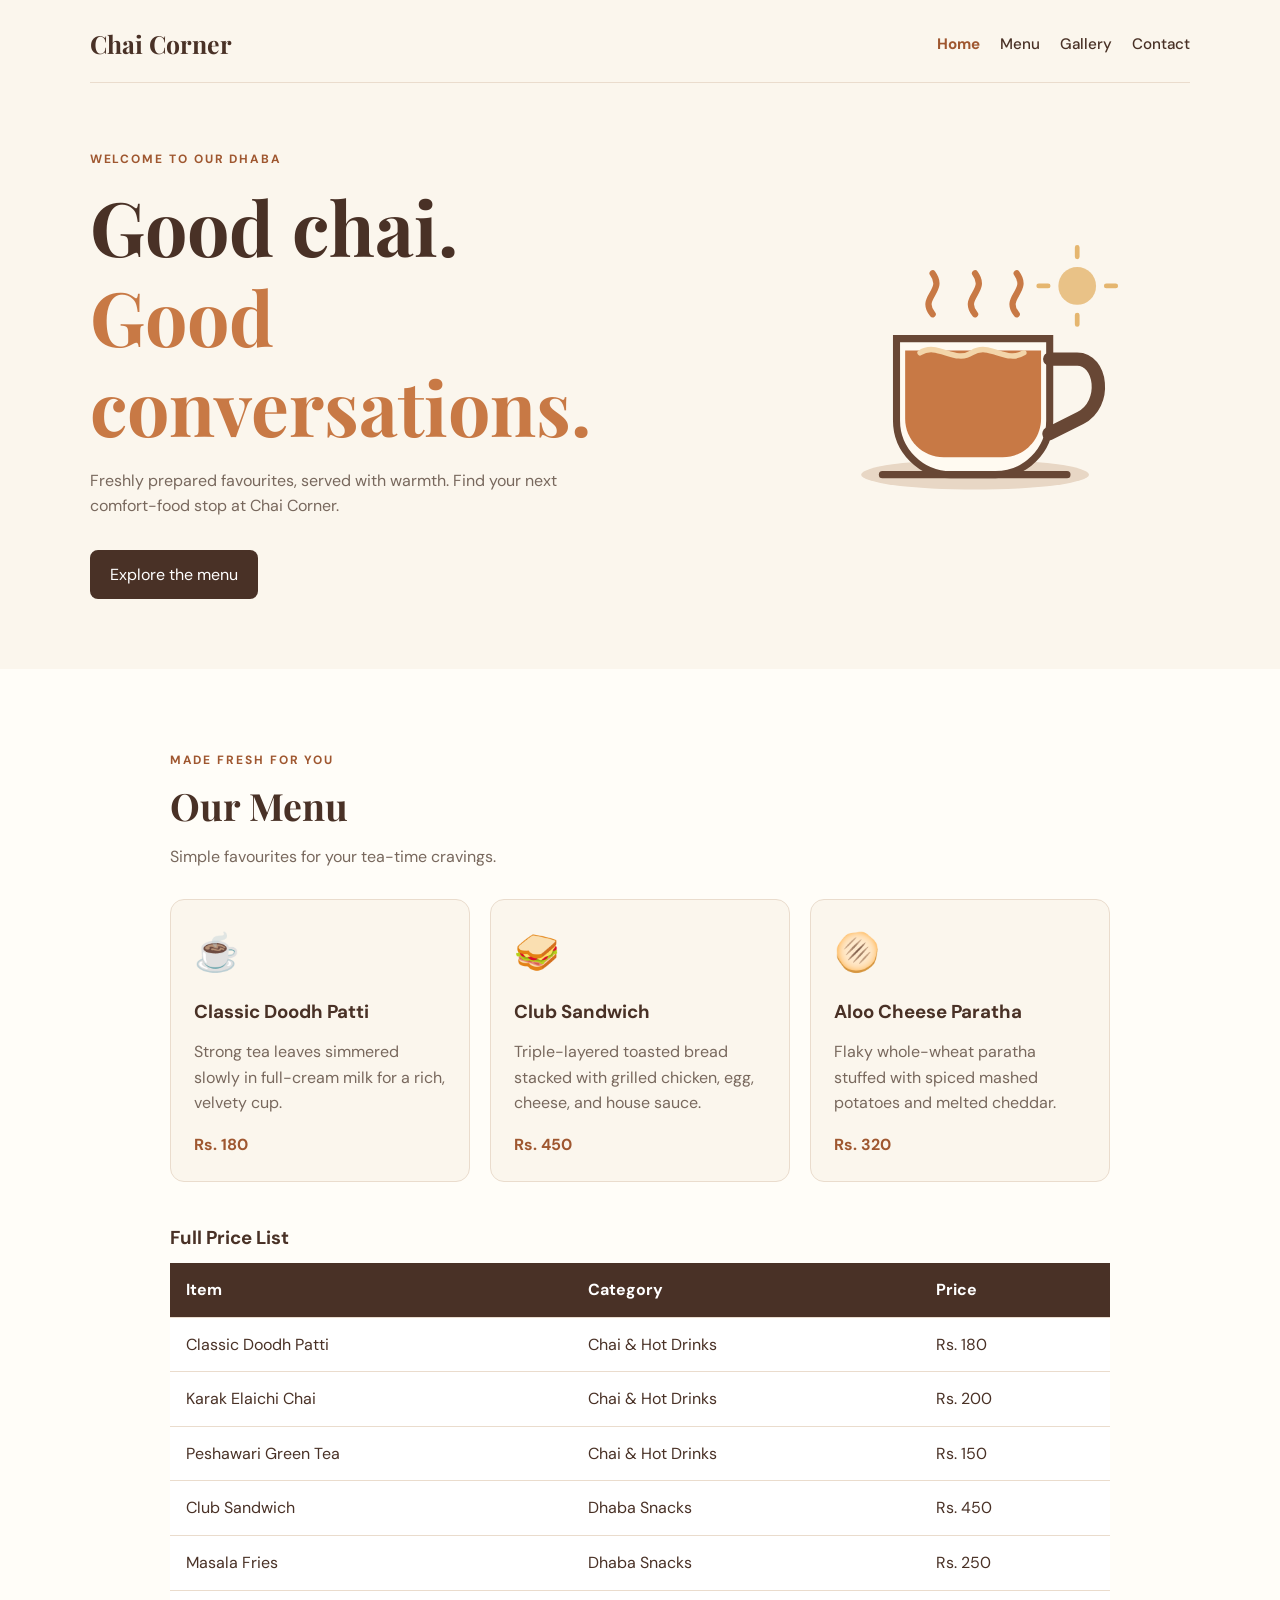
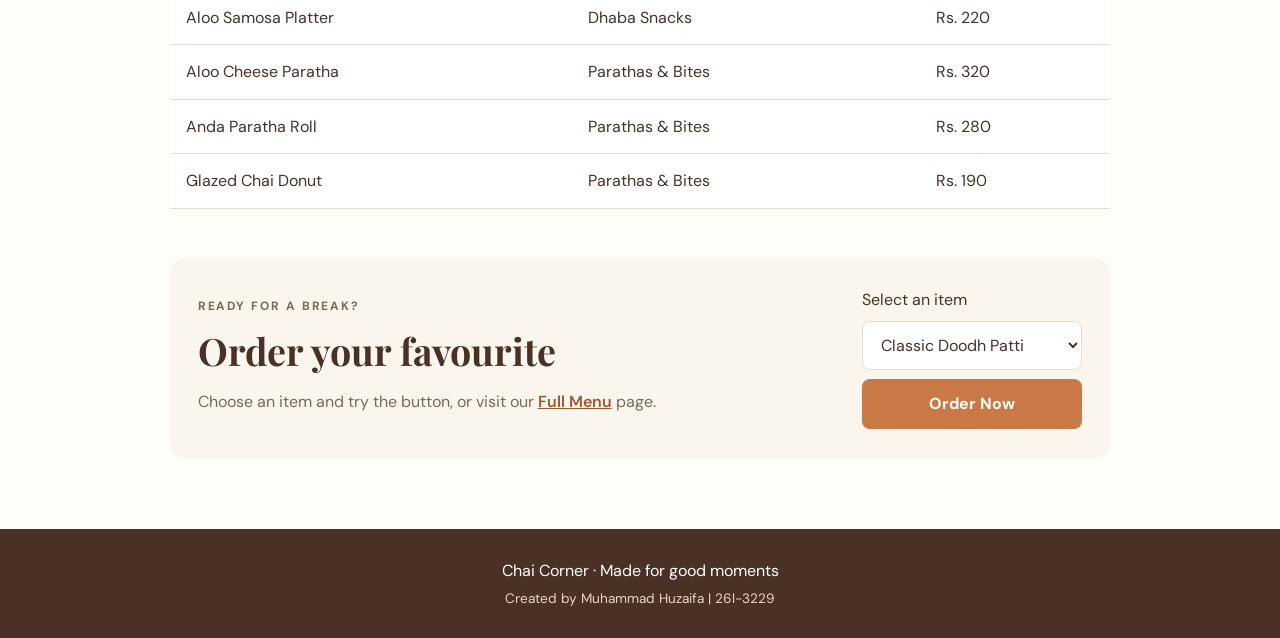
<file: index.html>
<!DOCTYPE html>
<html lang="en">
<head>
    <!-- Student: Muhammad Huzaifa | Roll No: 26I-3229 | Section: E -->
    <meta charset="UTF-8">
    <meta name="viewport" content="width=device-width, initial-scale=1.0">
    <title>Chai Corner</title>
    <link rel="stylesheet" href="style.css">
    <style>
        /* Multi-page navbar links matching subpages */
        .nav-links {
            display: flex;
            flex-wrap: wrap;
            gap: 20px;
            align-items: center;
        }
        .nav-links a {
            color: var(--brown);
            text-decoration: none;
            font-weight: 500;
            font-size: 0.95rem;
        }
        .nav-links a:hover,
        .nav-links a.active {
            color: var(--orange-dark);
            font-weight: 700;
        }
    </style>
</head>
<body>
    <header class="hero">
        <nav class="navbar">
            <a class="brand" href="index.html">Chai Corner</a>
            <div class="nav-links">
                <a class="active" href="index.html">Home</a>
                <a href="menu.html">Menu</a>
                <a href="gallery.html">Gallery</a>
                <a href="contact.html">Contact</a>
            </div>
        </nav>
        <div class="hero-content">
            <div>
                <p class="eyebrow">WELCOME TO OUR DHABA</p>
                <h1>Good chai.<br><span>Good conversations.</span></h1>
                <p class="intro">Freshly prepared favourites, served with warmth. Find your next comfort-food stop at Chai Corner.</p>
                <a class="menu-link" href="#menu">Explore the menu</a>
            </div>
            <img class="hero-image" src="images/chai-cup.svg" alt="Illustration of a cup of chai">
        </div>
    </header>

    <main>
        <section class="section" id="menu">
            <p class="eyebrow">MADE FRESH FOR YOU</p>
            <h2>Our Menu</h2>
            <p class="section-intro">Simple favourites for your tea-time cravings.</p>

            <!-- 3 Signature Favourites matching menu.html -->
            <div class="menu-grid">
                <article class="menu-card">
                    <div class="food-icon">☕</div>
                    <h3>Classic Doodh Patti</h3>
                    <p>Strong tea leaves simmered slowly in full-cream milk for a rich, velvety cup.</p>
                    <strong>Rs. 180</strong>
                </article>
                <article class="menu-card">
                    <div class="food-icon">🥪</div>
                    <h3>Club Sandwich</h3>
                    <p>Triple-layered toasted bread stacked with grilled chicken, egg, cheese, and house sauce.</p>
                    <strong>Rs. 450</strong>
                </article>
                <article class="menu-card">
                    <div class="food-icon">🫓</div>
                    <h3>Aloo Cheese Paratha</h3>
                    <p>Flaky whole-wheat paratha stuffed with spiced mashed potatoes and melted cheddar.</p>
                    <strong>Rs. 320</strong>
                </article>
            </div>

            <h3 class="table-heading">Full Price List</h3>
            <div class="table-wrap">
                <table>
                    <thead>
                        <tr><th>Item</th><th>Category</th><th>Price</th></tr>
                    </thead>
                    <tbody>
                        <tr><td>Classic Doodh Patti</td><td>Chai &amp; Hot Drinks</td><td>Rs. 180</td></tr>
                        <tr><td>Karak Elaichi Chai</td><td>Chai &amp; Hot Drinks</td><td>Rs. 200</td></tr>
                        <tr><td>Peshawari Green Tea</td><td>Chai &amp; Hot Drinks</td><td>Rs. 150</td></tr>
                        <tr><td>Club Sandwich</td><td>Dhaba Snacks</td><td>Rs. 450</td></tr>
                        <tr><td>Masala Fries</td><td>Dhaba Snacks</td><td>Rs. 250</td></tr>
                        <tr><td>Aloo Samosa Platter</td><td>Dhaba Snacks</td><td>Rs. 220</td></tr>
                        <tr><td>Aloo Cheese Paratha</td><td>Parathas &amp; Bites</td><td>Rs. 320</td></tr>
                        <tr><td>Anda Paratha Roll</td><td>Parathas &amp; Bites</td><td>Rs. 280</td></tr>
                        <tr><td>Glazed Chai Donut</td><td>Parathas &amp; Bites</td><td>Rs. 190</td></tr>
                    </tbody>
                </table>
            </div>

            <div class="order-panel">
                <div>
                    <p class="eyebrow">READY FOR A BREAK?</p>
                    <h2>Order your favourite</h2>
                    <p>Choose an item and try the button, or visit our <a href="menu.html" style="color: var(--orange-dark); font-weight: 600;">Full Menu</a> page.</p>
                </div>
                <div class="order-controls">
                    <label for="item-choice">Select an item</label>
                    <select id="item-choice">
                        <option>Classic Doodh Patti</option>
                        <option>Karak Elaichi Chai</option>
                        <option>Peshawari Green Tea</option>
                        <option>Club Sandwich</option>
                        <option>Masala Fries</option>
                        <option>Aloo Samosa Platter</option>
                        <option>Aloo Cheese Paratha</option>
                        <option>Anda Paratha Roll</option>
                        <option>Glazed Chai Donut</option>
                    </select>
                    <button type="button" onclick="placeOrder()">Order Now</button>
                </div>
            </div>
        </section>
    </main>

    <footer>
        <p>Chai Corner · Made for good moments</p>
        <p class="student">Created by Muhammad Huzaifa | 26I-3229</p>
    </footer>

    <script src="script.js"></script>
</body>
</html>
</file>
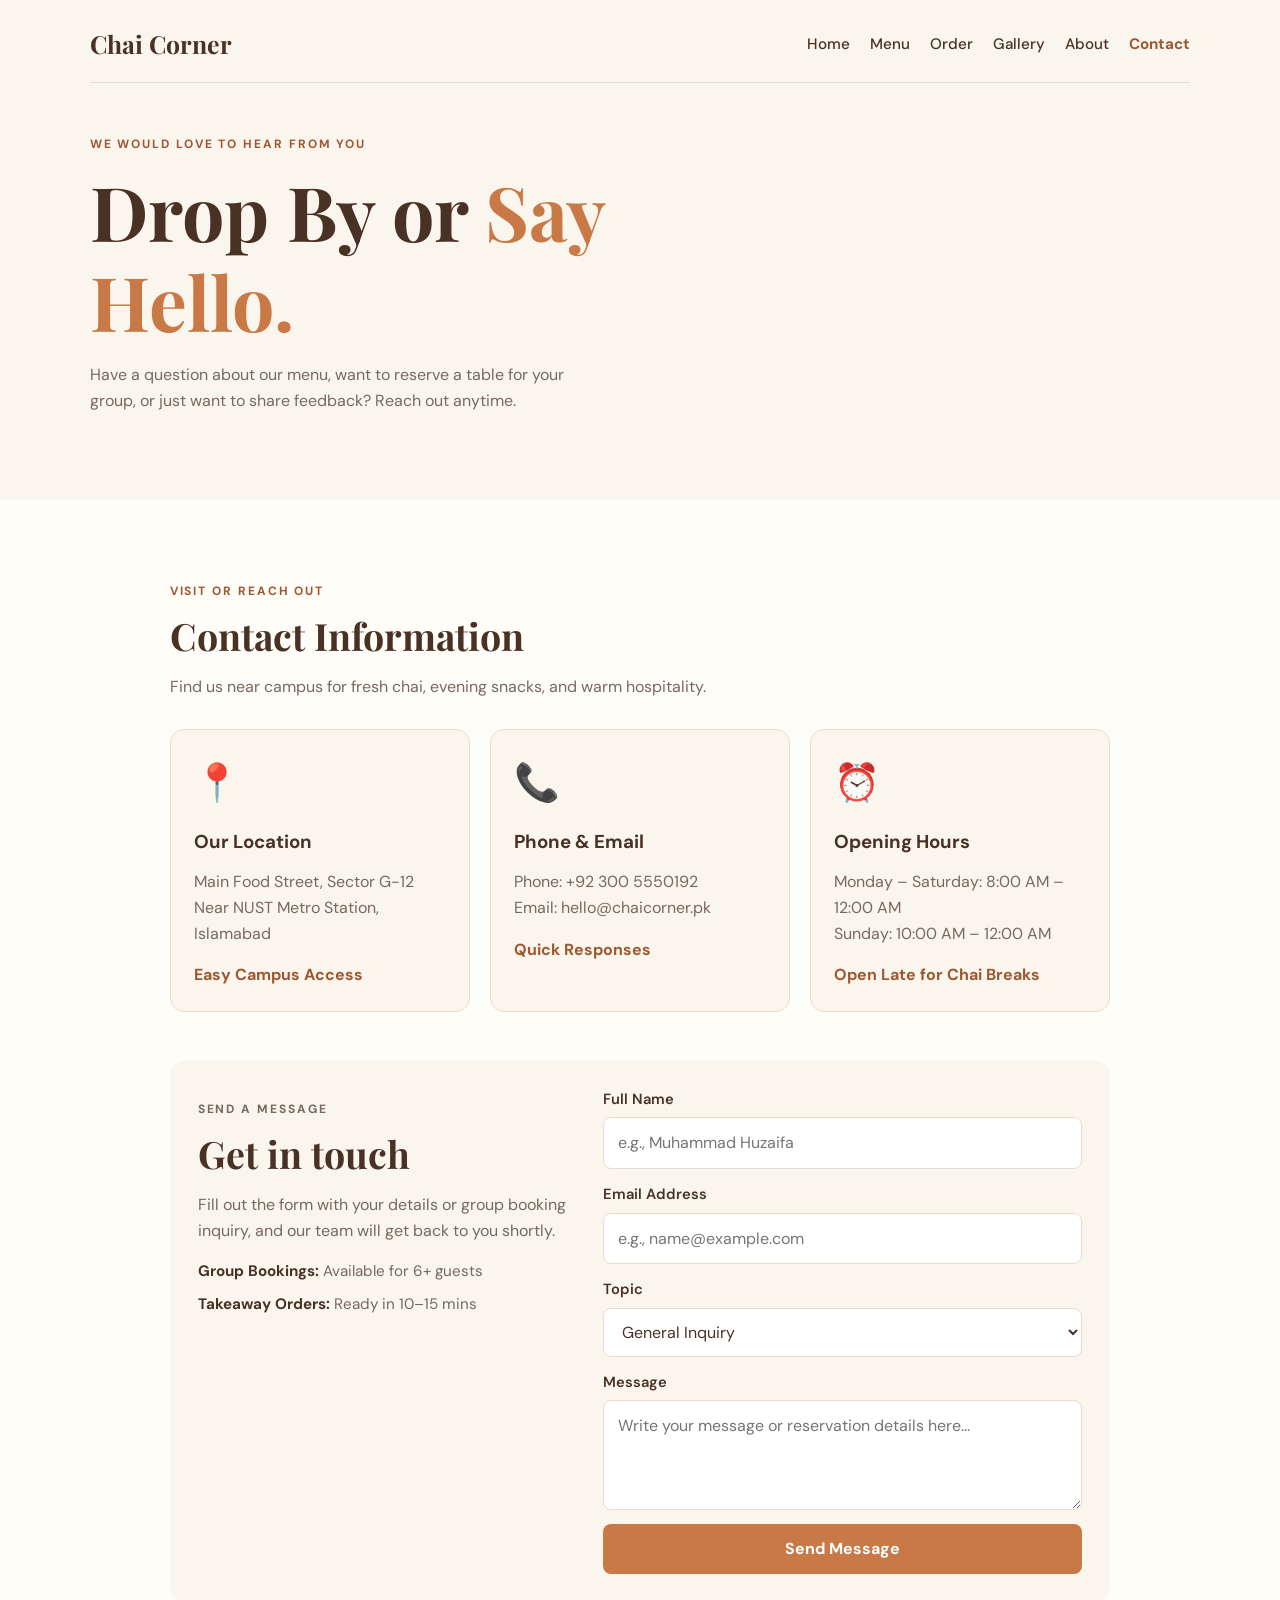
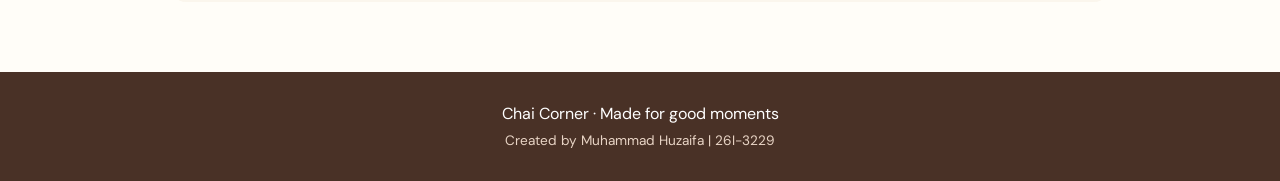
<file: contact.html>
<!DOCTYPE html>
<html lang="en">
<head>
    <!-- Student: Muhammad Huzaifa | Roll No: 26I-3229 | Section: E -->
    <meta charset="UTF-8">
    <meta name="viewport" content="width=device-width, initial-scale=1.0">
    <title>Contact | Chai Corner</title>
    <link rel="stylesheet" href="style.css">
    <style>
        /* Consistent multi-page navbar links */
        .nav-links {
            display: flex;
            flex-wrap: wrap;
            gap: 20px;
            align-items: center;
        }
        .nav-links a {
            color: var(--brown);
            text-decoration: none;
            font-weight: 500;
            font-size: 0.95rem;
        }
        .nav-links a:hover,
        .nav-links a.active {
            color: var(--orange-dark);
            font-weight: 700;
        }
        .subpage-header {
            padding-top: 40px;
            max-width: 650px;
        }

        /* Contact form layout extending .order-panel and form controls */
        .contact-panel {
            align-items: flex-start;
        }
        .contact-panel > div:first-child {
            max-width: 380px;
        }
        .contact-form {
            display: grid;
            gap: 14px;
            width: 100%;
            max-width: 520px;
        }
        .form-group {
            display: grid;
            gap: 6px;
        }
        .form-group label {
            font-weight: 600;
            font-size: 0.92rem;
            color: var(--brown);
        }
        .contact-form input,
        .contact-form textarea {
            font: inherit;
            padding: 12px 14px;
            border-radius: 8px;
            border: 1px solid var(--line);
            background: white;
            color: var(--brown);
            width: 100%;
        }
        .contact-form input:focus,
        .contact-form textarea:focus,
        .contact-form select:focus {
            outline: 2px solid var(--orange);
            border-color: var(--orange);
        }
        .contact-form textarea {
            resize: vertical;
            min-height: 110px;
        }
        .contact-detail-list {
            list-style: none;
            padding: 0;
            margin: 16px 0 0;
            display: grid;
            gap: 8px;
            color: var(--muted);
            font-size: 0.95rem;
        }
        .contact-detail-list strong {
            color: var(--brown);
        }
    </style>
</head>
<body>
    <header class="hero">
        <nav class="navbar">
            <a class="brand" href="index.html">Chai Corner</a>
            <div class="nav-links">
                <a href="index.html">Home</a>
                <a href="menu.html">Menu</a>
                <a href="order.html">Order</a>
                <a href="gallery.html">Gallery</a>
                <a href="about.html">About</a>
                <a class="active" href="contact.html">Contact</a>
            </div>
        </nav>

        <div class="subpage-header">
            <p class="eyebrow">WE WOULD LOVE TO HEAR FROM YOU</p>
            <h1>Drop By or <span>Say Hello.</span></h1>
            <p class="intro">Have a question about our menu, want to reserve a table for your group, or just want to share feedback? Reach out anytime.</p>
        </div>
    </header>

    <main>
        <section class="section">
            <p class="eyebrow">VISIT OR REACH OUT</p>
            <h2>Contact Information</h2>
            <p class="section-intro">Find us near campus for fresh chai, evening snacks, and warm hospitality.</p>

            <!-- 3-Column Contact Info Cards reusing .menu-grid and .menu-card -->
            <div class="menu-grid">
                <article class="menu-card">
                    <div class="food-icon">📍</div>
                    <h3>Our Location</h3>
                    <p>Main Food Street, Sector G-12<br>Near NUST Metro Station, Islamabad</p>
                    <strong>Easy Campus Access</strong>
                </article>

                <article class="menu-card">
                    <div class="food-icon">📞</div>
                    <h3>Phone &amp; Email</h3>
                    <p>Phone: +92 300 5550192<br>Email: hello@chaicorner.pk</p>
                    <strong>Quick Responses</strong>
                </article>

                <article class="menu-card">
                    <div class="food-icon">⏰</div>
                    <h3>Opening Hours</h3>
                    <p>Monday – Saturday: 8:00 AM – 12:00 AM<br>Sunday: 10:00 AM – 12:00 AM</p>
                    <strong>Open Late for Chai Breaks</strong>
                </article>
            </div>

            <!-- Contact Form Panel reusing .order-panel and .order-controls -->
            <div class="order-panel contact-panel">
                <div>
                    <p class="eyebrow">SEND A MESSAGE</p>
                    <h2>Get in touch</h2>
                    <p>Fill out the form with your details or group booking inquiry, and our team will get back to you shortly.</p>
                    <ul class="contact-detail-list">
                        <li><strong>Group Bookings:</strong> Available for 6+ guests</li>
                        <li><strong>Takeaway Orders:</strong> Ready in 10–15 mins</li>
                    </ul>
                </div>

                <form class="contact-form" id="contact-form" onsubmit="event.preventDefault(); sendMessage();">
                    <div class="form-group">
                        <label for="visitor-name">Full Name</label>
                        <input type="text" id="visitor-name" placeholder="e.g., Muhammad Huzaifa" required>
                    </div>

                    <div class="form-group">
                        <label for="visitor-email">Email Address</label>
                        <input type="email" id="visitor-email" placeholder="e.g., name@example.com" required>
                    </div>

                    <div class="form-group">
                        <label for="inquiry-topic">Topic</label>
                        <select id="inquiry-topic">
                            <option value="General Inquiry">General Inquiry</option>
                            <option value="Table Reservation">Table Reservation</option>
                            <option value="Feedback & Suggestions">Feedback &amp; Suggestions</option>
                            <option value="Catering / Group Order">Catering / Group Order</option>
                        </select>
                    </div>

                    <div class="form-group">
                        <label for="visitor-message">Message</label>
                        <textarea id="visitor-message" placeholder="Write your message or reservation details here..." required></textarea>
                    </div>

                    <button type="button" onclick="sendMessage()">Send Message</button>
                </form>
            </div>
        </section>
    </main>

    <footer>
        <p>Chai Corner · Made for good moments</p>
        <p class="student">Created by Muhammad Huzaifa | 26I-3229</p>
    </footer>

    <script>
        function sendMessage() {
            const nameInput = document.getElementById("visitor-name").value.trim();
            const emailInput = document.getElementById("visitor-email").value.trim();
            const topicInput = document.getElementById("inquiry-topic").value;
            const messageInput = document.getElementById("visitor-message").value.trim();

            if (!nameInput || !emailInput || !messageInput) {
                window.alert("Please fill in your name, email address, and message before sending.");
                return;
            }

            window.alert(
                "Thank you, " + nameInput + "! Your message regarding '" + topicInput + "' has been received by Chai Corner."
            );

            console.log("Contact form submitted:", {
                name: nameInput,
                email: emailInput,
                topic: topicInput,
                message: messageInput
            });

            document.getElementById("contact-form").reset();
        }
    </script>
</body>
</html>
</file>
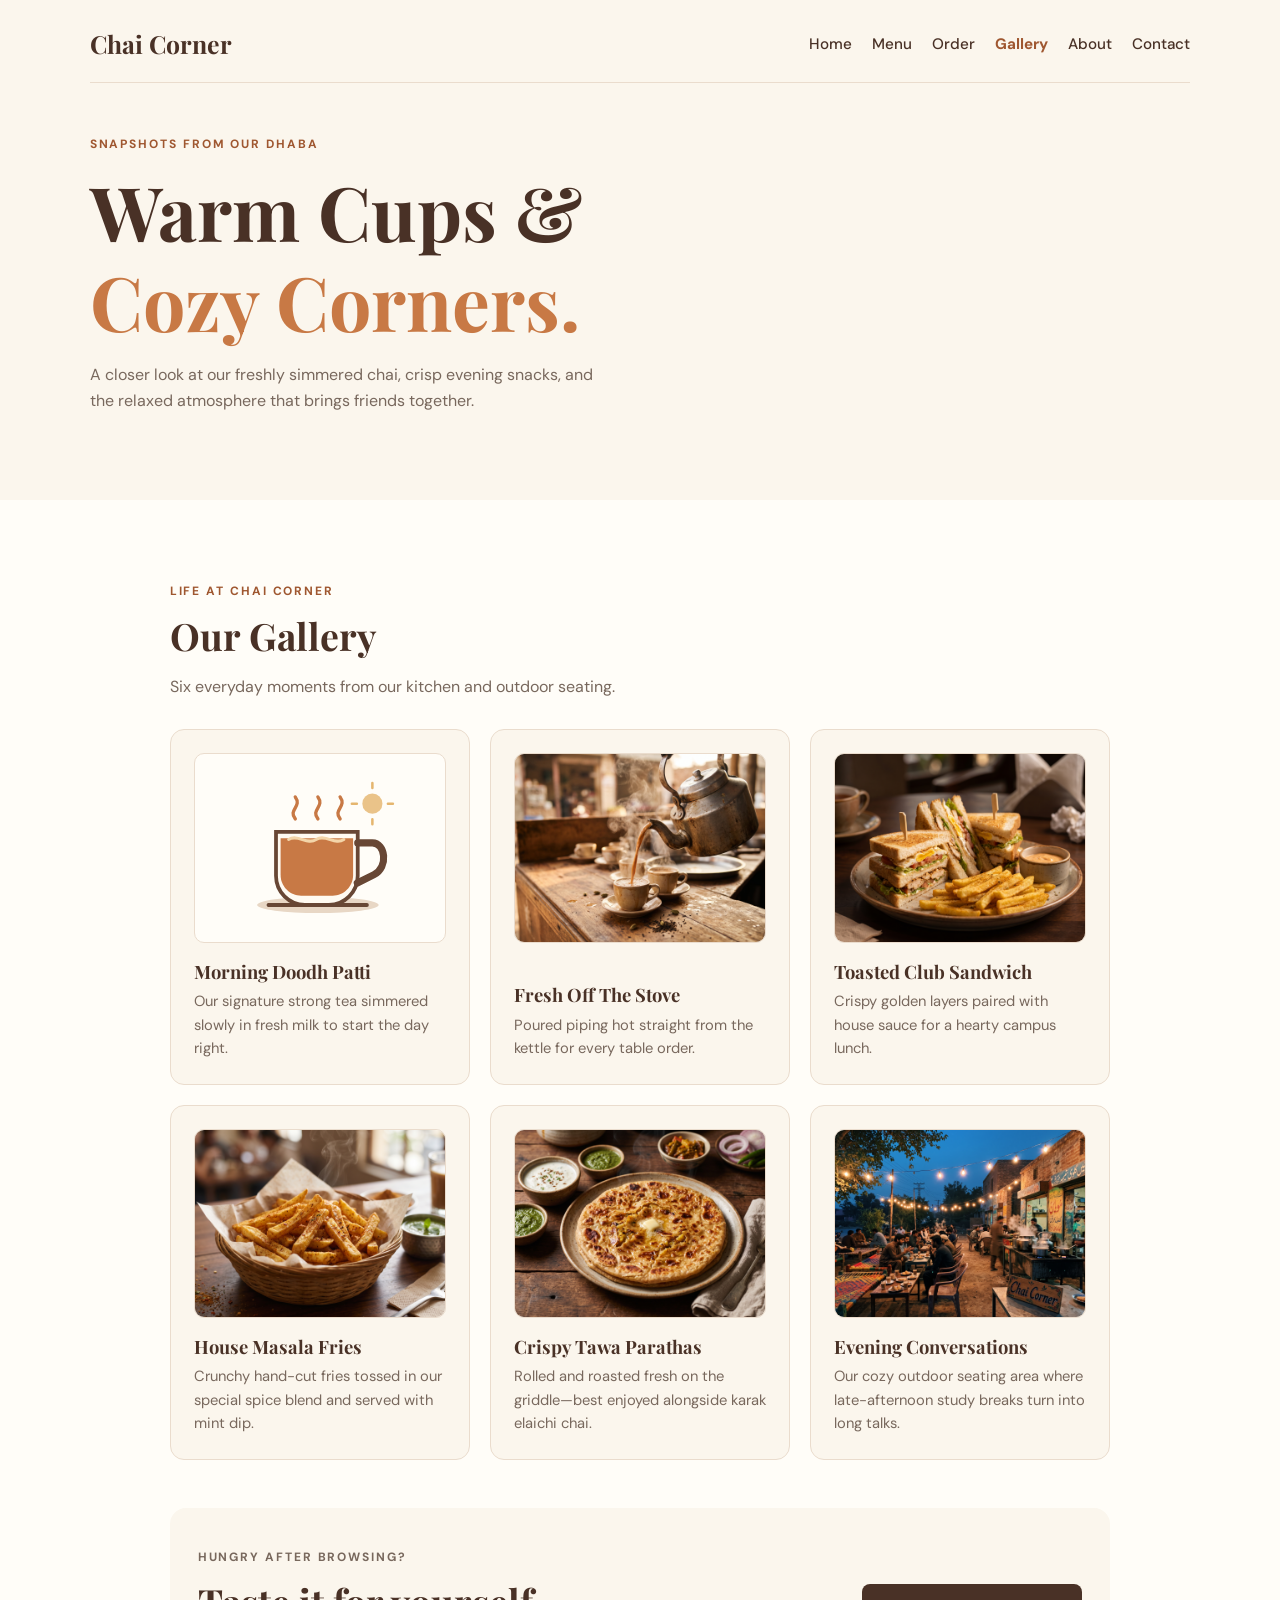
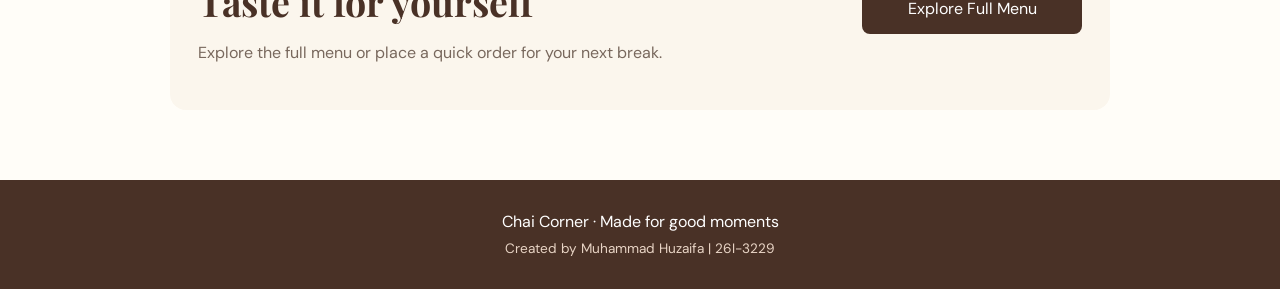
<file: gallery.html>
<!DOCTYPE html>
<html lang="en">
<head>
    <!-- Student: Muhammad Huzaifa | Roll No: 26I-3229 | Section: E -->
    <meta charset="UTF-8">
    <meta name="viewport" content="width=device-width, initial-scale=1.0">
    <title>Gallery | Chai Corner</title>
    <link rel="stylesheet" href="style.css">
    <style>
        /* Consistent multi-page navbar links */
        .nav-links {
            display: flex;
            flex-wrap: wrap;
            gap: 20px;
            align-items: center;
        }
        .nav-links a {
            color: var(--brown);
            text-decoration: none;
            font-weight: 500;
            font-size: 0.95rem;
        }
        .nav-links a:hover,
        .nav-links a.active {
            color: var(--orange-dark);
            font-weight: 700;
        }
        .subpage-header {
            padding-top: 40px;
            max-width: 650px;
        }

        /* Gallery figure & image styling reusing .menu-grid and .menu-card */
        .gallery-card {
            margin: 0;
            display: flex;
            flex-direction: column;
            justify-content: space-between;
            transition: transform 0.2s ease;
        }
        .gallery-card:hover {
            transform: translateY(-4px);
        }
        .gallery-img-wrap {
            width: 100%;
            aspect-ratio: 4 / 3;
            background: var(--paper);
            border: 1px solid var(--line);
            border-radius: 10px;
            overflow: hidden;
            display: flex;
            align-items: center;
            justify-content: center;
            margin-bottom: 14px;
        }
        .gallery-img-wrap img {
            width: 100%;
            height: 100%;
            object-fit: cover;
            display: block;
        }
        .gallery-img-wrap img.svg-contain {
            object-fit: contain;
            padding: 18px;
        }
        .gallery-card figcaption strong {
            display: block;
            font-family: 'Playfair Display', Georgia, serif;
            font-size: 1.15rem;
            color: var(--brown);
            margin-bottom: 4px;
        }
        .gallery-card figcaption p {
            margin: 0;
            font-size: 0.92rem;
            color: var(--muted);
        }
    </style>
</head>
<body>
    <header class="hero">
        <nav class="navbar">
            <a class="brand" href="index.html">Chai Corner</a>
            <div class="nav-links">
                <a href="index.html">Home</a>
                <a href="menu.html">Menu</a>
                <a href="order.html">Order</a>
                <a class="active" href="gallery.html">Gallery</a>
                <a href="about.html">About</a>
                <a href="contact.html">Contact</a>
            </div>
        </nav>

        <div class="subpage-header">
            <p class="eyebrow">SNAPSHOTS FROM OUR DHABA</p>
            <h1>Warm Cups &amp; <span>Cozy Corners.</span></h1>
            <p class="intro">A closer look at our freshly simmered chai, crisp evening snacks, and the relaxed atmosphere that brings friends together.</p>
        </div>
    </header>

    <main>
        <section class="section">
            <p class="eyebrow">LIFE AT CHAI CORNER</p>
            <h2>Our Gallery</h2>
            <p class="section-intro">Six everyday moments from our kitchen and outdoor seating.</p>

            <!-- 6-Image Responsive Grid (3 columns on desktop, 1 column on mobile via .menu-grid) -->
            <div class="menu-grid">
                <figure class="menu-card gallery-card">
                    <div class="gallery-img-wrap">
                        <img class="svg-contain" src="images/chai-cup.svg" alt="Steaming cup of Classic Doodh Patti">
                    </div>
                    <figcaption>
                        <strong>Morning Doodh Patti</strong>
                        <p>Our signature strong tea simmered slowly in fresh milk to start the day right.</p>
                    </figcaption>
                </figure>

                <figure class="menu-card gallery-card">
                    <div class="gallery-img-wrap">
                        <img src="images/doodh-patti-kettle.jpg" onerror="this.classList.add('svg-contain'); this.src='images/chai-cup.svg';" alt="Traditional kettle pouring hot chai into ceramic cups">
                    </div>
                    <figcaption>
                        <strong>Fresh Off The Stove</strong>
                        <p>Poured piping hot straight from the kettle for every table order.</p>
                    </figcaption>
                </figure>

                <figure class="menu-card gallery-card">
                    <div class="gallery-img-wrap">
                        <img src="images/club-sandwich-platter.jpg" onerror="this.classList.add('svg-contain'); this.src='images/chai-cup.svg';" alt="Toasted triple-layer club sandwich with golden fries">
                    </div>
                    <figcaption>
                        <strong>Toasted Club Sandwich</strong>
                        <p>Crispy golden layers paired with house sauce for a hearty campus lunch.</p>
                    </figcaption>
                </figure>

                <figure class="menu-card gallery-card">
                    <div class="gallery-img-wrap">
                        <img src="images/masala-fries-basket.jpg" onerror="this.classList.add('svg-contain'); this.src='images/chai-cup.svg';" alt="Basket of crispy masala fries with mint chutney">
                    </div>
                    <figcaption>
                        <strong>House Masala Fries</strong>
                        <p>Crunchy hand-cut fries tossed in our special spice blend and served with mint dip.</p>
                    </figcaption>
                </figure>

                <figure class="menu-card gallery-card">
                    <div class="gallery-img-wrap">
                        <img src="images/tawa-paratha.jpg" onerror="this.classList.add('svg-contain'); this.src='images/chai-cup.svg';" alt="Flaky golden aloo paratha served warm">
                    </div>
                    <figcaption>
                        <strong>Crispy Tawa Parathas</strong>
                        <p>Rolled and roasted fresh on the griddle—best enjoyed alongside karak elaichi chai.</p>
                    </figcaption>
                </figure>

                <figure class="menu-card gallery-card">
                    <div class="gallery-img-wrap">
                        <img src="images/evening-dhaba-seating.jpg" onerror="this.classList.add('svg-contain'); this.src='images/chai-cup.svg';" alt="Warm evening lighting at Chai Corner outdoor seating">
                    </div>
                    <figcaption>
                        <strong>Evening Conversations</strong>
                        <p>Our cozy outdoor seating area where late-afternoon study breaks turn into long talks.</p>
                    </figcaption>
                </figure>
            </div>

            <div class="order-panel">
                <div>
                    <p class="eyebrow">HUNGRY AFTER BROWSING?</p>
                    <h2>Taste it for yourself</h2>
                    <p>Explore the full menu or place a quick order for your next break.</p>
                </div>
                <div class="order-controls">
                    <a class="menu-link" href="menu.html" style="text-align: center; margin-top: 0;">Explore Full Menu</a>
                </div>
            </div>
        </section>
    </main>

    <footer>
        <p>Chai Corner · Made for good moments</p>
        <p class="student">Created by Muhammad Huzaifa | 26I-3229</p>
    </footer>
</body>
</html>
</file>
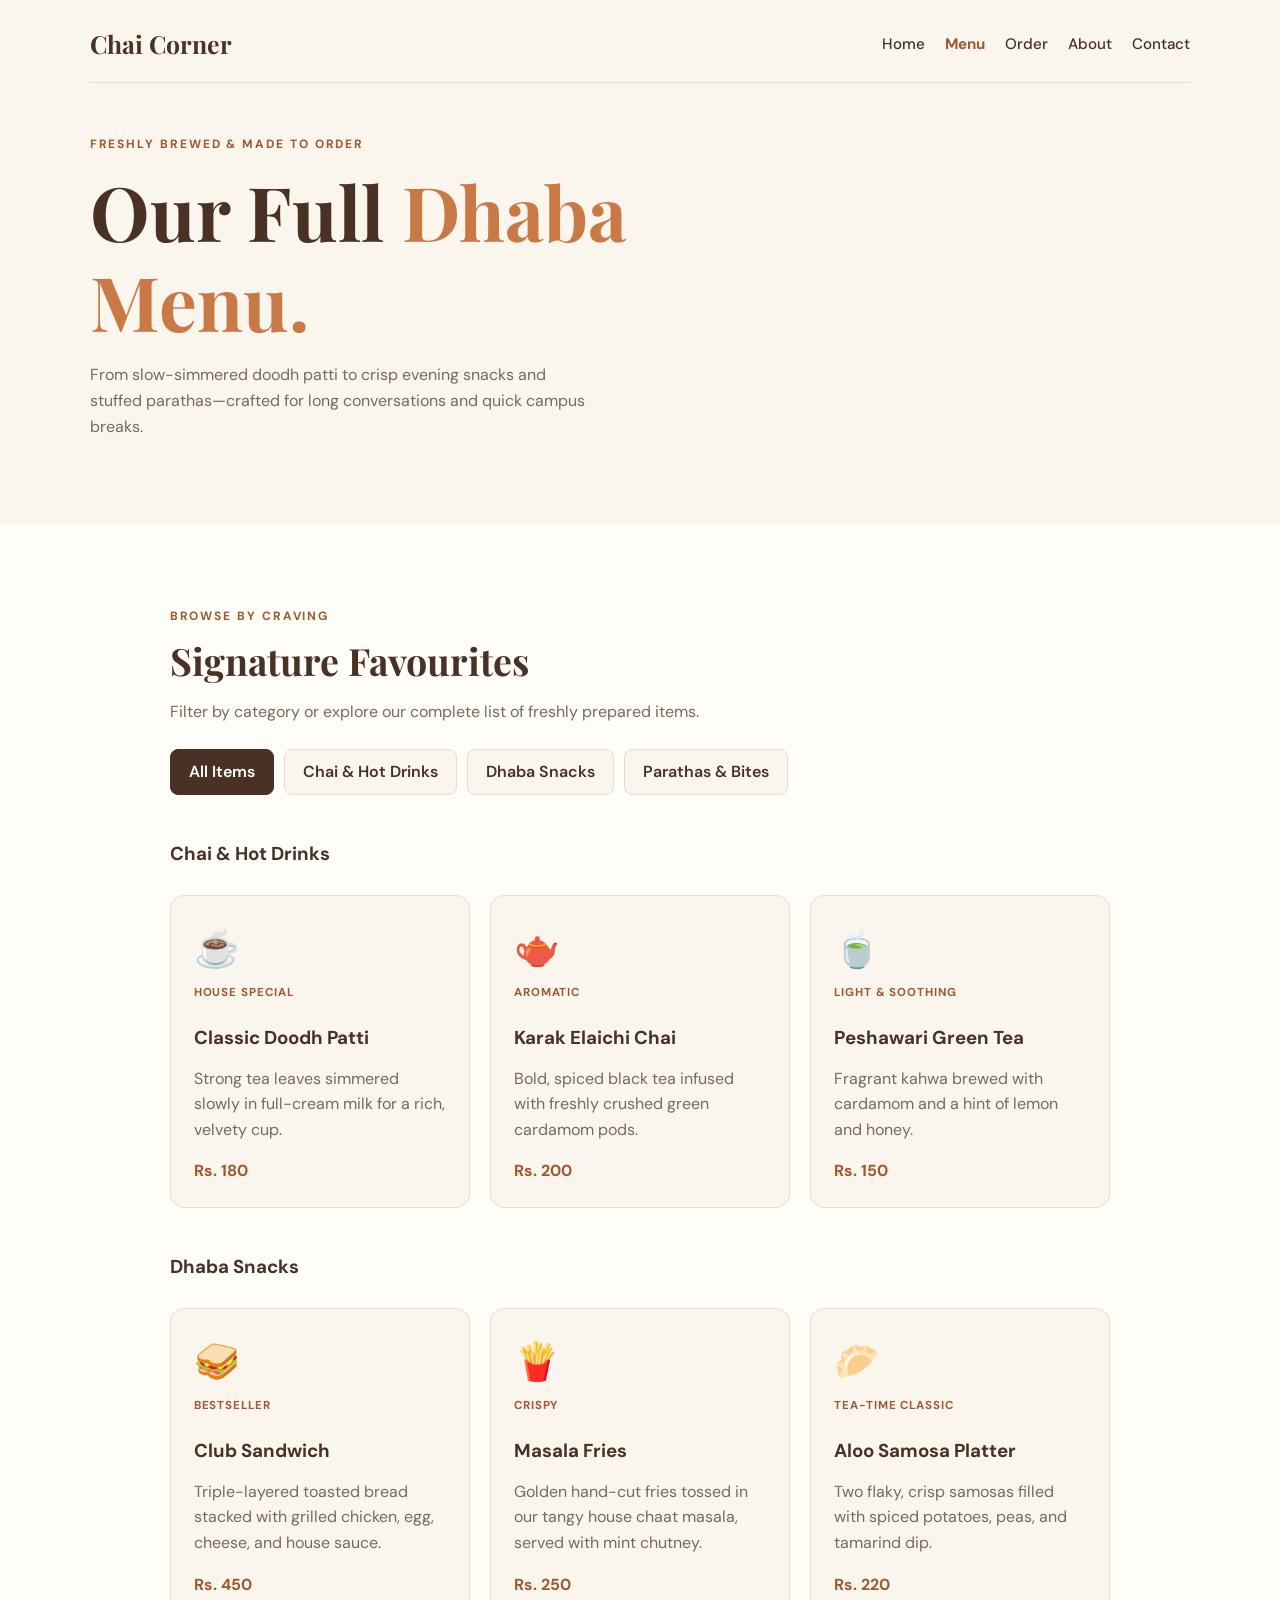
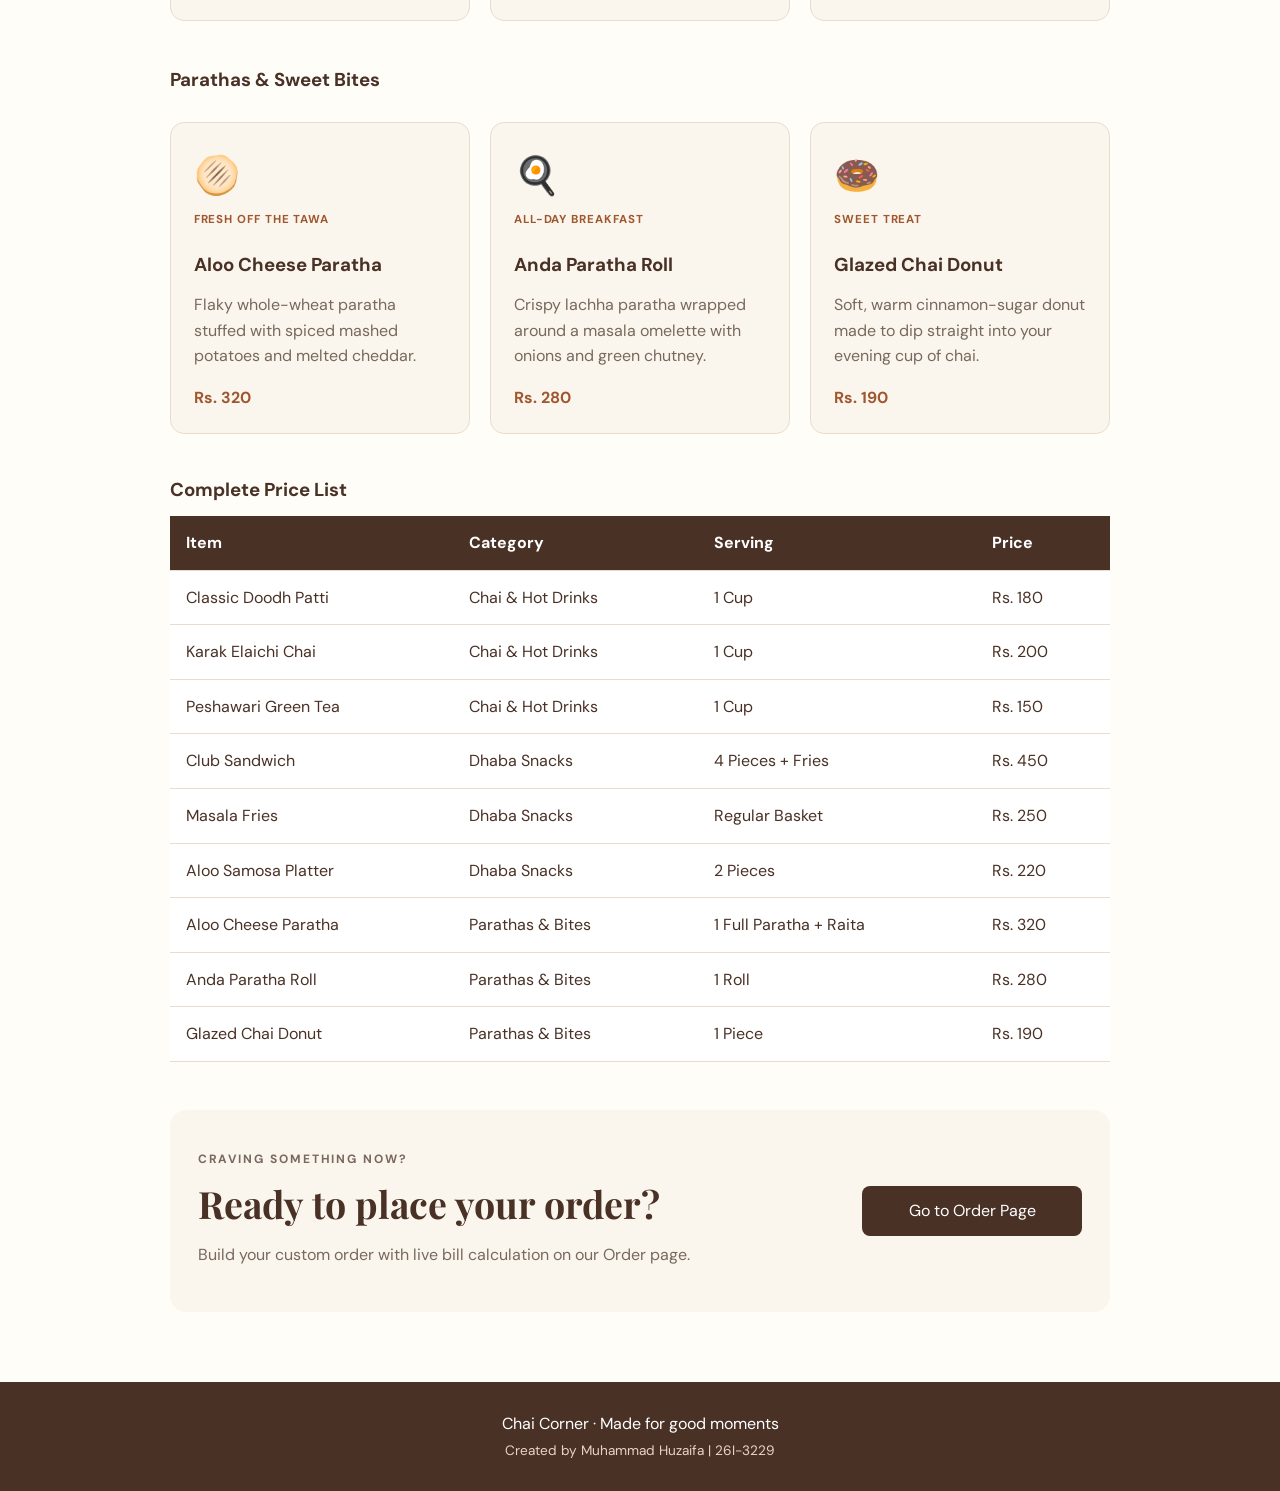
<file: menu.html>
<!DOCTYPE html>
<html lang="en">
<head>
    <!-- Student: Muhammad Huzaifa | Roll No: 26I-3229 | Section: E -->
    <meta charset="UTF-8">
    <meta name="viewport" content="width=device-width, initial-scale=1.0">
    <title>Menu | Chai Corner</title>
    <link rel="stylesheet" href="style.css">
    <style>
        /* Minimal additions to support multi-page nav links and category filtering */
        .nav-links {
            display: flex;
            flex-wrap: wrap;
            gap: 20px;
            align-items: center;
        }
        .nav-links a {
            color: var(--brown);
            text-decoration: none;
            font-weight: 500;
            font-size: 0.95rem;
        }
        .nav-links a:hover,
        .nav-links a.active {
            color: var(--orange-dark);
            font-weight: 700;
        }
        .subpage-header {
            padding-top: 40px;
            max-width: 650px;
        }
        .filter-bar {
            display: flex;
            flex-wrap: wrap;
            gap: 10px;
            margin-top: 24px;
        }
        .filter-btn {
            background: var(--cream);
            color: var(--brown);
            border: 1px solid var(--line);
            font-weight: 600;
            padding: 9px 18px;
        }
        .filter-btn.active,
        .filter-btn:hover {
            background: var(--brown);
            color: white;
            border-color: var(--brown);
        }
        .category-block {
            margin-top: 48px;
        }
        .category-block:first-of-type {
            margin-top: 28px;
        }
        .badge {
            display: inline-block;
            font-size: 0.72rem;
            font-weight: 700;
            letter-spacing: 0.08em;
            text-transform: uppercase;
            color: var(--orange-dark);
            margin-bottom: 6px;
        }
    </style>
</head>
<body>
    <header class="hero">
        <nav class="navbar">
            <a class="brand" href="index.html">Chai Corner</a>
            <div class="nav-links">
                <a href="index.html">Home</a>
                <a class="active" href="menu.html">Menu</a>
                <a href="order.html">Order</a>
                <a href="about.html">About</a>
                <a href="contact.html">Contact</a>
            </div>
        </nav>

        <div class="subpage-header">
            <p class="eyebrow">FRESHLY BREWED &amp; MADE TO ORDER</p>
            <h1>Our Full <span>Dhaba Menu.</span></h1>
            <p class="intro">From slow-simmered doodh patti to crisp evening snacks and stuffed parathas—crafted for long conversations and quick campus breaks.</p>
        </div>
    </header>

    <main>
        <section class="section">
            <p class="eyebrow">BROWSE BY CRAVING</p>
            <h2>Signature Favourites</h2>
            <p class="section-intro">Filter by category or explore our complete list of freshly prepared items.</p>

            <div class="filter-bar" role="group" aria-label="Menu Categories">
                <button type="button" class="filter-btn active" onclick="filterMenu('all', this)">All Items</button>
                <button type="button" class="filter-btn" onclick="filterMenu('chai', this)">Chai &amp; Hot Drinks</button>
                <button type="button" class="filter-btn" onclick="filterMenu('snacks', this)">Dhaba Snacks</button>
                <button type="button" class="filter-btn" onclick="filterMenu('parathas', this)">Parathas &amp; Bites</button>
            </div>

            <!-- Category 1: Chai & Hot Drinks -->
            <div class="category-block" data-category="chai">
                <h3>Chai &amp; Hot Drinks</h3>
                <div class="menu-grid">
                    <article class="menu-card">
                        <div class="food-icon">☕</div>
                        <span class="badge">House Special</span>
                        <h3>Classic Doodh Patti</h3>
                        <p>Strong tea leaves simmered slowly in full-cream milk for a rich, velvety cup.</p>
                        <strong>Rs. 180</strong>
                    </article>

                    <article class="menu-card">
                        <div class="food-icon">🫖</div>
                        <span class="badge">Aromatic</span>
                        <h3>Karak Elaichi Chai</h3>
                        <p>Bold, spiced black tea infused with freshly crushed green cardamom pods.</p>
                        <strong>Rs. 200</strong>
                    </article>

                    <article class="menu-card">
                        <div class="food-icon">🍵</div>
                        <span class="badge">Light &amp; Soothing</span>
                        <h3>Peshawari Green Tea</h3>
                        <p>Fragrant kahwa brewed with cardamom and a hint of lemon and honey.</p>
                        <strong>Rs. 150</strong>
                    </article>
                </div>
            </div>

            <!-- Category 2: Dhaba Snacks -->
            <div class="category-block" data-category="snacks">
                <h3>Dhaba Snacks</h3>
                <div class="menu-grid">
                    <article class="menu-card">
                        <div class="food-icon">🥪</div>
                        <span class="badge">Bestseller</span>
                        <h3>Club Sandwich</h3>
                        <p>Triple-layered toasted bread stacked with grilled chicken, egg, cheese, and house sauce.</p>
                        <strong>Rs. 450</strong>
                    </article>

                    <article class="menu-card">
                        <div class="food-icon">🍟</div>
                        <span class="badge">Crispy</span>
                        <h3>Masala Fries</h3>
                        <p>Golden hand-cut fries tossed in our tangy house chaat masala, served with mint chutney.</p>
                        <strong>Rs. 250</strong>
                    </article>

                    <article class="menu-card">
                        <div class="food-icon">🥟</div>
                        <span class="badge">Tea-Time Classic</span>
                        <h3>Aloo Samosa Platter</h3>
                        <p>Two flaky, crisp samosas filled with spiced potatoes, peas, and tamarind dip.</p>
                        <strong>Rs. 220</strong>
                    </article>
                </div>
            </div>

            <!-- Category 3: Parathas & Sweet Bites -->
            <div class="category-block" data-category="parathas">
                <h3>Parathas &amp; Sweet Bites</h3>
                <div class="menu-grid">
                    <article class="menu-card">
                        <div class="food-icon">🫓</div>
                        <span class="badge">Fresh Off The Tawa</span>
                        <h3>Aloo Cheese Paratha</h3>
                        <p>Flaky whole-wheat paratha stuffed with spiced mashed potatoes and melted cheddar.</p>
                        <strong>Rs. 320</strong>
                    </article>

                    <article class="menu-card">
                        <div class="food-icon">🍳</div>
                        <span class="badge">All-Day Breakfast</span>
                        <h3>Anda Paratha Roll</h3>
                        <p>Crispy lachha paratha wrapped around a masala omelette with onions and green chutney.</p>
                        <strong>Rs. 280</strong>
                    </article>

                    <article class="menu-card">
                        <div class="food-icon">🍩</div>
                        <span class="badge">Sweet Treat</span>
                        <h3>Glazed Chai Donut</h3>
                        <p>Soft, warm cinnamon-sugar donut made to dip straight into your evening cup of chai.</p>
                        <strong>Rs. 190</strong>
                    </article>
                </div>
            </div>

            <!-- Complete Price Table -->
            <h3 class="table-heading">Complete Price List</h3>
            <div class="table-wrap">
                <table>
                    <thead>
                        <tr>
                            <th>Item</th>
                            <th>Category</th>
                            <th>Serving</th>
                            <th>Price</th>
                        </tr>
                    </thead>
                    <tbody>
                        <tr><td>Classic Doodh Patti</td><td>Chai &amp; Hot Drinks</td><td>1 Cup</td><td>Rs. 180</td></tr>
                        <tr><td>Karak Elaichi Chai</td><td>Chai &amp; Hot Drinks</td><td>1 Cup</td><td>Rs. 200</td></tr>
                        <tr><td>Peshawari Green Tea</td><td>Chai &amp; Hot Drinks</td><td>1 Cup</td><td>Rs. 150</td></tr>
                        <tr><td>Club Sandwich</td><td>Dhaba Snacks</td><td>4 Pieces + Fries</td><td>Rs. 450</td></tr>
                        <tr><td>Masala Fries</td><td>Dhaba Snacks</td><td>Regular Basket</td><td>Rs. 250</td></tr>
                        <tr><td>Aloo Samosa Platter</td><td>Dhaba Snacks</td><td>2 Pieces</td><td>Rs. 220</td></tr>
                        <tr><td>Aloo Cheese Paratha</td><td>Parathas &amp; Bites</td><td>1 Full Paratha + Raita</td><td>Rs. 320</td></tr>
                        <tr><td>Anda Paratha Roll</td><td>Parathas &amp; Bites</td><td>1 Roll</td><td>Rs. 280</td></tr>
                        <tr><td>Glazed Chai Donut</td><td>Parathas &amp; Bites</td><td>1 Piece</td><td>Rs. 190</td></tr>
                    </tbody>
                </table>
            </div>

            <!-- Call to Action Panel -->
            <div class="order-panel">
                <div>
                    <p class="eyebrow">CRAVING SOMETHING NOW?</p>
                    <h2>Ready to place your order?</h2>
                    <p>Build your custom order with live bill calculation on our Order page.</p>
                </div>
                <div class="order-controls">
                    <a class="menu-link" href="order.html" style="text-align: center; margin-top: 0;">Go to Order Page</a>
                </div>
            </div>
        </section>
    </main>

    <footer>
        <p>Chai Corner · Made for good moments</p>
        <p class="student">Created by Muhammad Huzaifa | 26I-3229</p>
    </footer>

    <script>
        function filterMenu(category, clickedButton) {
            const buttons = document.querySelectorAll('.filter-btn');
            buttons.forEach(btn => btn.classList.remove('active'));
            clickedButton.classList.add('active');

            const blocks = document.querySelectorAll('.category-block');
            blocks.forEach(block => {
                if (category === 'all' || block.getAttribute('data-category') === category) {
                    block.style.display = 'block';
                } else {
                    block.style.display = 'none';
                }
            });
        }
    </script>
</body>
</html>
</file>
<file: style.css>
/* Student: Muhammad Huzaifa | Roll No: 26I-3229 | Section: E */
@import url('https://fonts.googleapis.com/css2?family=DM+Sans:wght@400;500;600;700&family=Playfair+Display:wght@600;700&display=swap');

:root {
    --cream: #fbf6ed;
    --paper: #fffdf8;
    --brown: #493126;
    --muted: #78685d;
    --orange: #c87945;
    --orange-dark: #9f5730;
    --line: #eadccd;
}

* { box-sizing: border-box; }
html { scroll-behavior: smooth; }
body {
    margin: 0;
    background: var(--paper);
    color: var(--brown);
    font-family: 'DM Sans', Arial, sans-serif;
    line-height: 1.6;
}
.hero {
    background: var(--cream);
    padding: 24px max(7%, calc((100% - 1120px) / 2)) 70px;
}
.navbar {
    display: flex;
    justify-content: space-between;
    align-items: center;
    gap: 16px;
    border-bottom: 1px solid var(--line);
    padding-bottom: 18px;
}
.brand {
    color: var(--brown);
    text-decoration: none;
    font-family: 'Playfair Display', Georgia, serif;
    font-size: 1.55rem;
    font-weight: 700;
}
.tagline { color: var(--muted); font-size: .9rem; }
.hero-content {
    display: grid;
    grid-template-columns: 1.2fr .8fr;
    align-items: center;
    gap: 45px;
    padding-top: 55px;
}
.eyebrow {
    color: var(--orange-dark);
    font-size: .75rem;
    font-weight: 700;
    letter-spacing: .16em;
}
h1, h2, h3 { line-height: 1.2; }
h1 {
    font-family: 'Playfair Display', Georgia, serif;
    font-size: clamp(2.7rem, 6vw, 4.7rem);
    margin: 12px 0;
}
h1 span { color: var(--orange); }
.intro { color: var(--muted); max-width: 510px; }
.menu-link {
    display: inline-block;
    margin-top: 15px;
    background: var(--brown);
    color: white;
    padding: 12px 20px;
    border-radius: 8px;
    text-decoration: none;
}
.menu-link:hover, button:hover { background: var(--orange-dark); }
.hero-image { width: 100%; max-width: 330px; justify-self: center; }
.section { max-width: 1120px; margin: auto; padding: 70px 7%; }
.section h2, .order-panel h2 {
    font-family: 'Playfair Display', Georgia, serif;
    font-size: 2.35rem;
    margin: 5px 0;
}
.section-intro, .menu-card p, .order-panel p { color: var(--muted); }
.menu-grid {
    display: grid;
    grid-template-columns: repeat(3, 1fr);
    gap: 20px;
    margin: 30px 0 45px;
}
.menu-card {
    background: var(--cream);
    border: 1px solid var(--line);
    border-radius: 14px;
    padding: 23px;
}
.food-icon { font-size: 2.3rem; }
.menu-card h3 { margin-bottom: 5px; }
.menu-card strong { color: var(--orange-dark); }
.table-heading { margin-bottom: 14px; }
.table-wrap { overflow-x: auto; }
table { width: 100%; border-collapse: collapse; background: white; }
th, td { padding: 14px 16px; text-align: left; border-bottom: 1px solid var(--line); }
th { background: var(--brown); color: white; }
.order-panel {
    margin-top: 48px;
    padding: 28px;
    border-radius: 16px;
    background: var(--cream);
    display: flex;
    justify-content: space-between;
    align-items: center;
    gap: 25px;
}
.order-controls { display: grid; gap: 9px; min-width: 220px; }
select, button {
    font: inherit;
    padding: 12px 14px;
    border-radius: 8px;
}
select { border: 1px solid var(--line); background: white; color: var(--brown); }
button {
    border: 0;
    background: var(--orange);
    color: white;
    font-weight: 700;
    cursor: pointer;
}
footer {
    background: var(--brown);
    color: white;
    text-align: center;
    padding: 25px;
}
footer p { margin: 4px; }
.student { color: #e8d4c5; font-size: .85rem; }

@media (max-width: 700px) {
    .hero-content { grid-template-columns: 1fr; text-align: center; }
    .hero-image { max-width: 220px; }
    .menu-grid { grid-template-columns: 1fr; }
    .order-panel { align-items: stretch; flex-direction: column; }
    .navbar { align-items: flex-start; flex-direction: column; }
}
</file>
